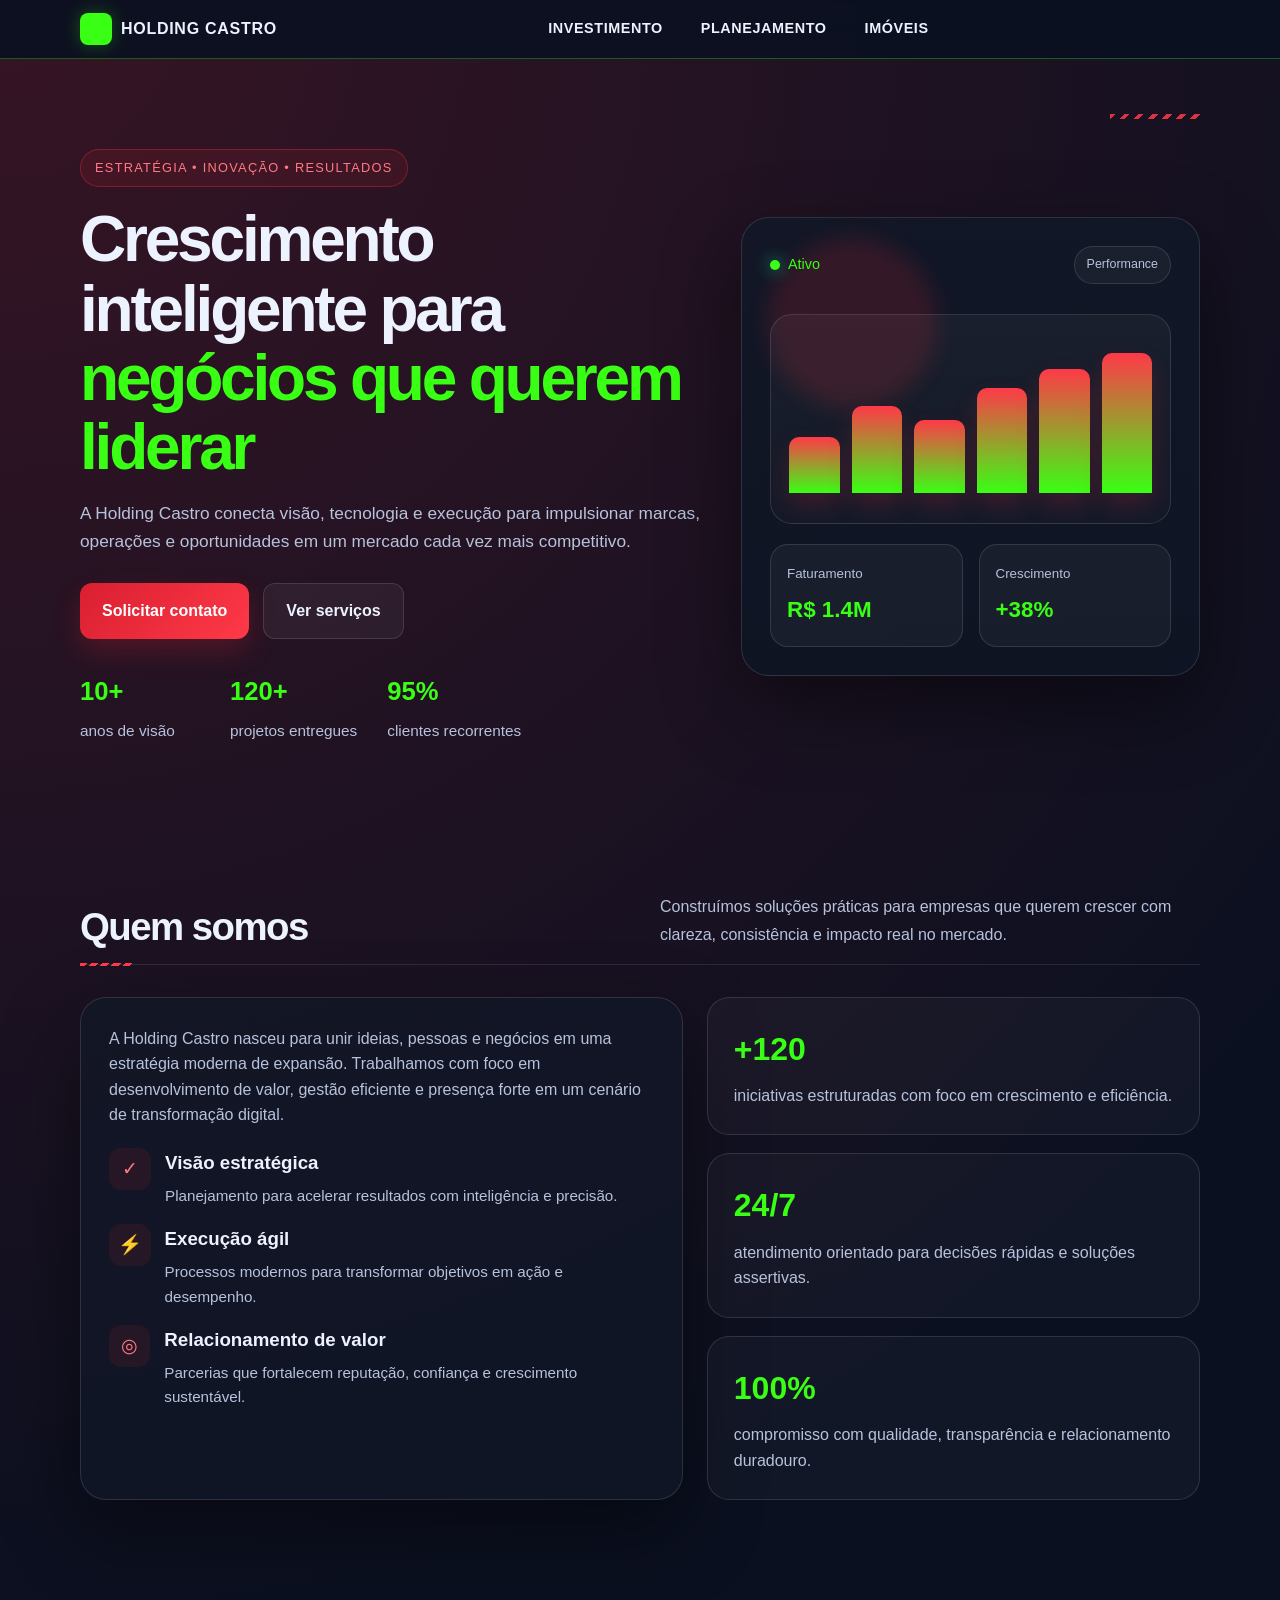
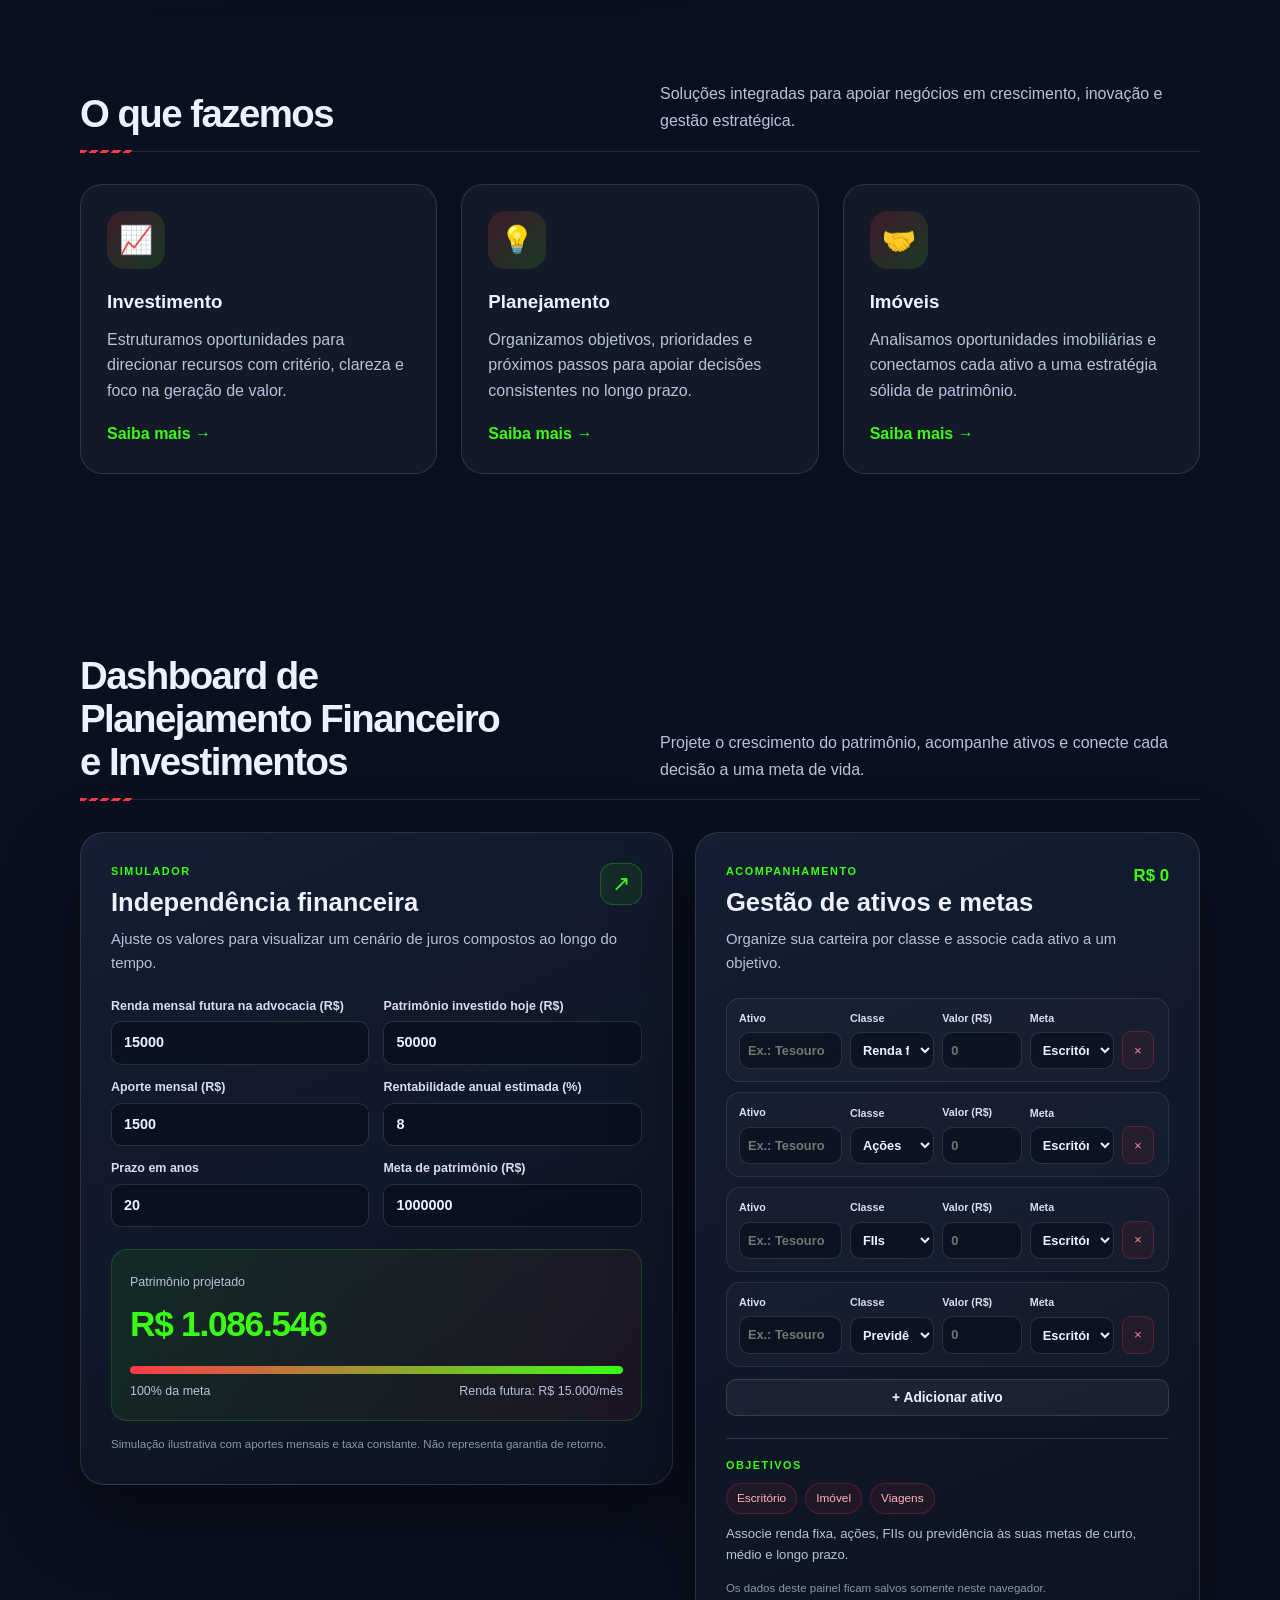
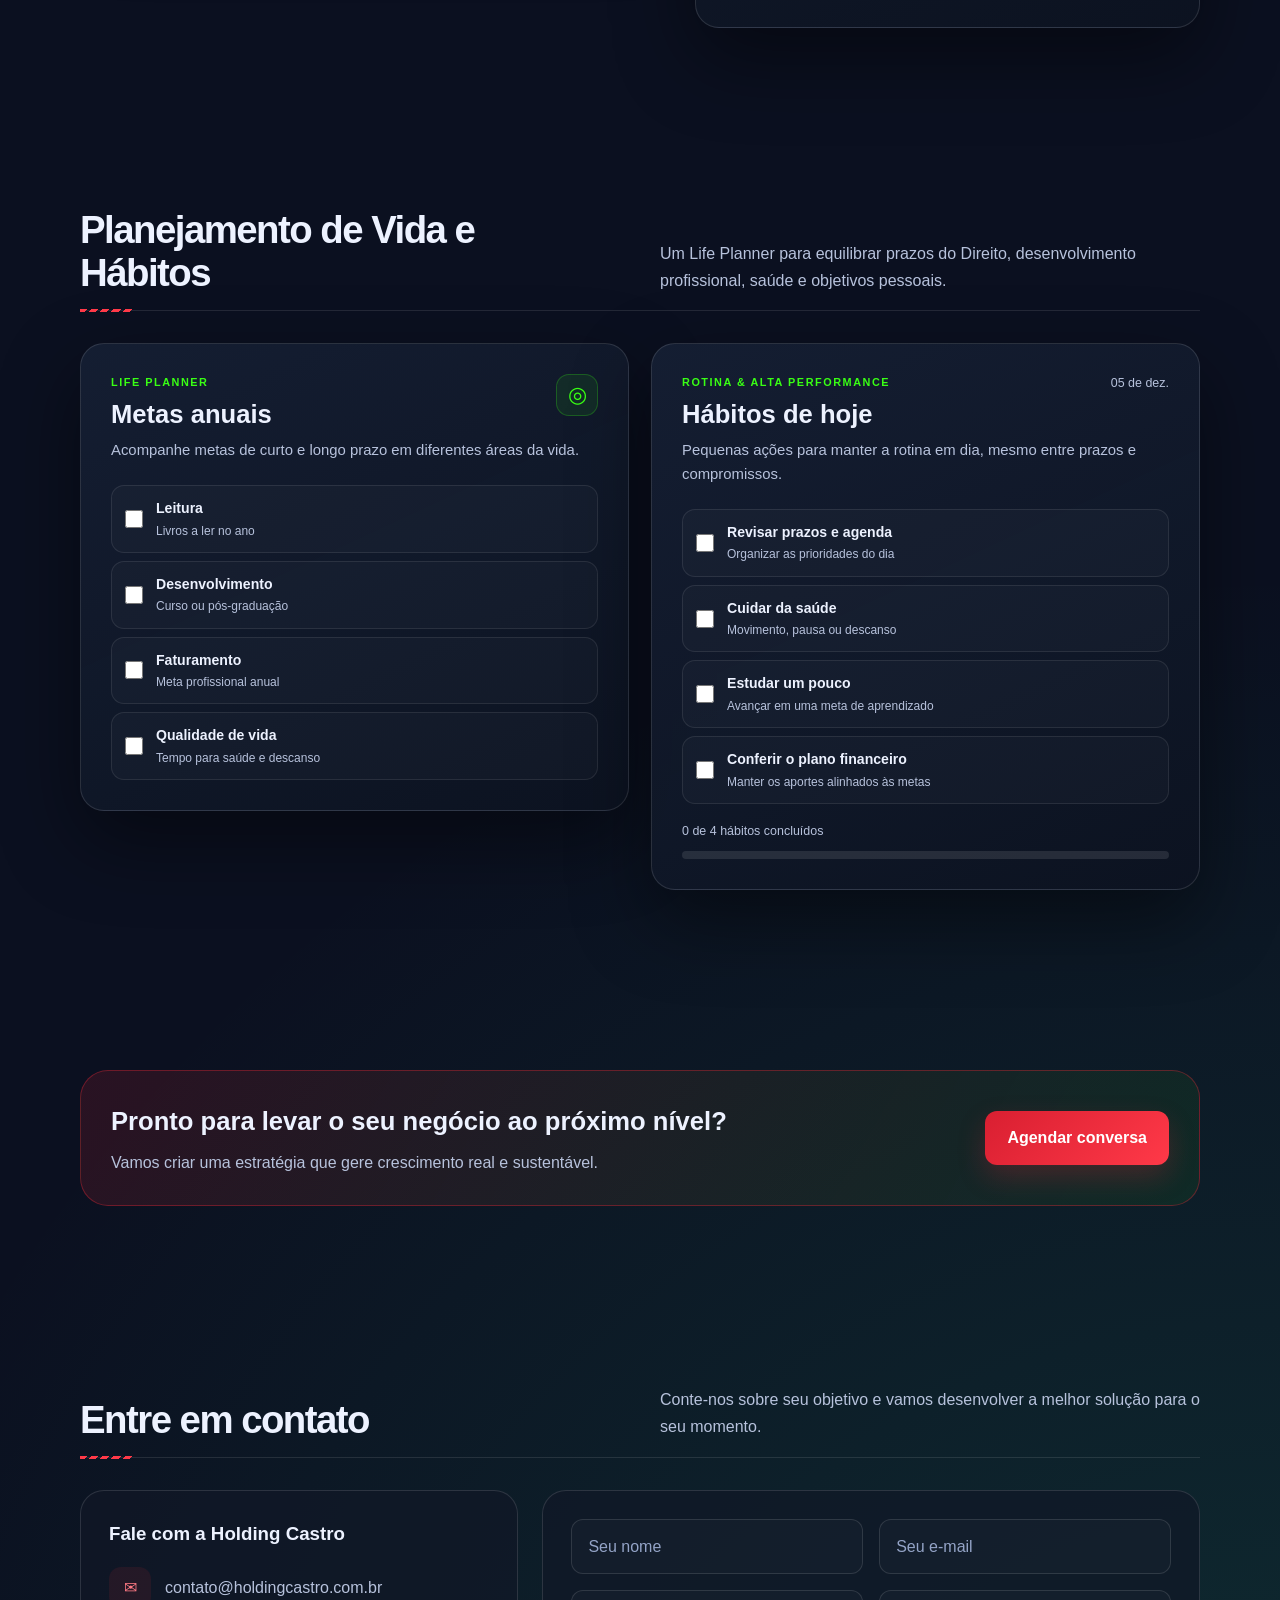
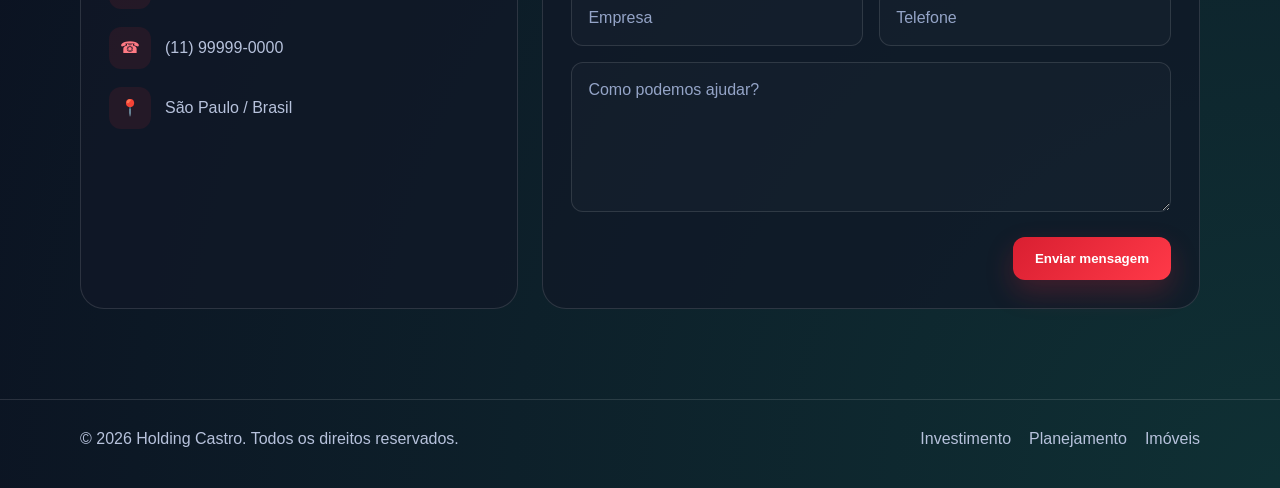
<file: HOLDING CASTRO/index.html>
<!DOCTYPE html>
<html lang="pt-BR">
  <head>
    <meta charset="UTF-8" />
    <meta name="viewport" content="width=device-width, initial-scale=1.0" />
    <meta
      name="description"
      content="Holding Castro — soluções estratégicas, tecnologia e crescimento para negócios modernos."
    />
    <title>Holding Castro | Soluções estratégicas</title>
    <link rel="stylesheet" href="styles.css" />
  </head>
  <body>
    <header>
      <div class="container navbar">
        <a href="#home" class="brand" aria-label="Página inicial da Holding Castro">
          <span class="brand-mark">H</span>
          <span>Holding Castro</span>
        </a>

        <nav class="nav-links" aria-label="Menu principal">
          <a href="#investimento">Investimento</a>
          <a href="#planejamento">Planejamento</a>
          <a href="#imoveis">Imóveis</a>
        </nav>

        <div class="nav-actions">
          <a href="#contato" class="btn btn-secondary">Fale conosco</a>
          <button class="menu-toggle" aria-label="Abrir menu" aria-expanded="false">☰</button>
        </div>
      </div>
    </header>

    <main>
      <section id="home" class="hero">
        <div class="container hero-grid">
          <div class="hero-copy">
            <span class="eyebrow">Estratégia • Inovação • Resultados</span>
            <h1>
              Crescimento inteligente para<br />
              <span class="highlight">negócios que querem liderar</span>
            </h1>
            <p>
              A Holding Castro conecta visão, tecnologia e execução para
              impulsionar marcas, operações e oportunidades em um mercado cada
              vez mais competitivo.
            </p>

            <div class="hero-actions">
              <a href="#contato" class="btn btn-primary">Solicitar contato</a>
              <a href="#servicos" class="btn btn-secondary">Ver serviços</a>
            </div>

            <div class="hero-metrics" aria-label="Estatísticas da Holding Castro">
              <div class="metric">
                <strong>10+</strong>
                <span>anos de visão</span>
              </div>
              <div class="metric">
                <strong>120+</strong>
                <span>projetos entregues</span>
              </div>
              <div class="metric">
                <strong>95%</strong>
                <span>clientes recorrentes</span>
              </div>
            </div>
          </div>

          <div class="hero-visual" aria-label="Dashboard visual ilustrativo">
            <div class="card-showcase">
              <div class="card-header">
                <div class="status">
                  <span class="status-dot"></span>
                  <span>Ativo</span>
                </div>
                <span class="mini-chip">Performance</span>
              </div>

              <div class="dashboard">
                <div class="chart-box">
                  <div class="chart-bars" aria-hidden="true">
                    <span class="bar-1"></span>
                    <span class="bar-2"></span>
                    <span class="bar-3"></span>
                    <span class="bar-4"></span>
                    <span class="bar-5"></span>
                    <span class="bar-6"></span>
                  </div>
                </div>

                <div class="grid-cards">
                  <div class="info-card">
                    <small>Faturamento</small>
                    <strong>R$ 1.4M</strong>
                  </div>
                  <div class="info-card">
                    <small>Crescimento</small>
                    <strong>+38%</strong>
                  </div>
                </div>
              </div>
            </div>
          </div>
        </div>
      </section>

      <section id="sobre">
        <div class="container">
          <div class="section-head">
            <h2>Quem somos</h2>
            <p>
              Construímos soluções práticas para empresas que querem crescer com
              clareza, consistência e impacto real no mercado.
            </p>
          </div>

          <div class="about-grid">
            <div class="about-panel">
              <p>
                A Holding Castro nasceu para unir ideias, pessoas e negócios em
                uma estratégia moderna de expansão. Trabalhamos com foco em
                desenvolvimento de valor, gestão eficiente e presença forte em um
                cenário de transformação digital.
              </p>

              <div class="feature-list">
                <div class="feature-item">
                  <div class="feature-icon">✓</div>
                  <div>
                    <h3>Visão estratégica</h3>
                    <p>Planejamento para acelerar resultados com inteligência e precisão.</p>
                  </div>
                </div>

                <div class="feature-item">
                  <div class="feature-icon">⚡</div>
                  <div>
                    <h3>Execução ágil</h3>
                    <p>Processos modernos para transformar objetivos em ação e desempenho.</p>
                  </div>
                </div>

                <div class="feature-item">
                  <div class="feature-icon">◎</div>
                  <div>
                    <h3>Relacionamento de valor</h3>
                    <p>Parcerias que fortalecem reputação, confiança e crescimento sustentável.</p>
                  </div>
                </div>
              </div>
            </div>

            <div class="about-stack">
              <div class="stack-card">
                <strong>+120</strong>
                <span>iniciativas estruturadas com foco em crescimento e eficiência.</span>
              </div>
              <div class="stack-card">
                <strong>24/7</strong>
                <span>atendimento orientado para decisões rápidas e soluções assertivas.</span>
              </div>
              <div class="stack-card">
                <strong>100%</strong>
                <span>compromisso com qualidade, transparência e relacionamento duradouro.</span>
              </div>
            </div>
          </div>
        </div>
      </section>

      <section id="servicos">
        <div class="container">
          <div class="section-head">
            <h2>O que fazemos</h2>
            <p>
              Soluções integradas para apoiar negócios em crescimento, inovação e
              gestão estratégica.
            </p>
          </div>

          <div class="services-grid">
            <article class="service-card">
              <div class="service-icon">📈</div>
              <h3>Investimento</h3>
              <p>
                Estruturamos oportunidades para direcionar recursos com critério,
                clareza e foco na geração de valor.
              </p>
              <a href="#contato">Saiba mais →</a>
            </article>

            <article class="service-card">
              <div class="service-icon">💡</div>
              <h3>Planejamento</h3>
              <p>
                Organizamos objetivos, prioridades e próximos passos para apoiar
                decisões consistentes no longo prazo.
              </p>
              <a href="#contato">Saiba mais →</a>
            </article>

            <article class="service-card" id="imoveis">
              <div class="service-icon">🤝</div>
              <h3>Imóveis</h3>
              <p>
                Analisamos oportunidades imobiliárias e conectamos cada ativo a uma
                estratégia sólida de patrimônio.
              </p>
              <a href="#contato">Saiba mais →</a>
            </article>
          </div>
        </div>
      </section>

      <section id="investimento" class="planner-section">
        <div class="container">
          <div class="section-head">
            <h2>Dashboard de Planejamento Financeiro e Investimentos</h2>
            <p>Projete o crescimento do patrimônio, acompanhe ativos e conecte cada decisão a uma meta de vida.</p>
          </div>

          <div class="finance-grid">
            <div class="planner-card simulator-card">
              <div class="planner-card-heading">
                <div>
                  <span class="card-kicker">SIMULADOR</span>
                  <h3>Independência financeira</h3>
                </div>
                <span class="planner-symbol" aria-hidden="true">↗</span>
              </div>
              <p class="card-description">Ajuste os valores para visualizar um cenário de juros compostos ao longo do tempo.</p>

              <div class="simulator-fields">
                <label>Renda mensal futura na advocacia (R$)
                  <input id="law-income" type="number" min="0" step="500" value="15000" inputmode="decimal">
                </label>
                <label>Patrimônio investido hoje (R$)
                  <input id="current-capital" type="number" min="0" step="1000" value="50000" inputmode="decimal">
                </label>
                <label>Aporte mensal (R$)
                  <input id="monthly-contribution" type="number" min="0" step="100" value="1500" inputmode="decimal">
                </label>
                <label>Rentabilidade anual estimada (%)
                  <input id="annual-return" type="number" min="0" max="100" step="0.1" value="8" inputmode="decimal">
                </label>
                <label>Prazo em anos
                  <input id="investment-years" type="number" min="1" max="80" step="1" value="20" inputmode="numeric">
                </label>
                <label>Meta de patrimônio (R$)
                  <input id="target-assets" type="number" min="0" step="10000" value="1000000" inputmode="decimal">
                </label>
              </div>

              <div class="projection-result" aria-live="polite">
                <div>
                  <span class="result-label">Patrimônio projetado</span>
                  <strong id="projected-wealth">R$ 0</strong>
                </div>
                <div class="progress-track" role="progressbar" aria-label="Progresso em relação à meta patrimonial" aria-valuemin="0" aria-valuemax="100" aria-valuenow="0">
                  <span id="wealth-progress"></span>
                </div>
                <div class="projection-meta">
                  <span id="wealth-progress-label">0% da meta</span>
                  <span id="projection-summary">Renda futura: R$ 0/mês</span>
                </div>
              </div>
              <p class="fine-print">Simulação ilustrativa com aportes mensais e taxa constante. Não representa garantia de retorno.</p>
            </div>

            <div class="planner-card assets-card">
              <div class="planner-card-heading">
                <div>
                  <span class="card-kicker">ACOMPANHAMENTO</span>
                  <h3>Gestão de ativos e metas</h3>
                </div>
                <span class="asset-total" id="asset-total">R$ 0</span>
              </div>
              <p class="card-description">Organize sua carteira por classe e associe cada ativo a um objetivo.</p>
              <div class="asset-list" id="asset-list" aria-live="polite"></div>
              <button type="button" class="btn btn-secondary add-asset" id="add-asset">+ Adicionar ativo</button>
              <div class="goal-strip">
                <span class="card-kicker">OBJETIVOS</span>
                <div class="goal-tags">
                  <span>Escritório</span><span>Imóvel</span><span>Viagens</span>
                </div>
                <p>Associe renda fixa, ações, FIIs ou previdência às suas metas de curto, médio e longo prazo.</p>
              </div>
              <p class="fine-print">Os dados deste painel ficam salvos somente neste navegador.</p>
            </div>
          </div>
        </div>
      </section>

      <section id="planejamento" class="planner-section life-section">
        <div class="container">
          <div class="section-head">
            <h2>Planejamento de Vida e Hábitos</h2>
            <p>Um Life Planner para equilibrar prazos do Direito, desenvolvimento profissional, saúde e objetivos pessoais.</p>
          </div>

          <div class="life-grid">
            <div class="planner-card goals-card">
              <div class="planner-card-heading">
                <div>
                  <span class="card-kicker">LIFE PLANNER</span>
                  <h3>Metas anuais</h3>
                </div>
                <span class="planner-symbol" aria-hidden="true">◎</span>
              </div>
              <p class="card-description">Acompanhe metas de curto e longo prazo em diferentes áreas da vida.</p>
              <div class="check-list" id="goal-checklist">
                <label class="check-row"><input type="checkbox" data-planner-check="books"><span><strong>Leitura</strong><small>Livros a ler no ano</small></span></label>
                <label class="check-row"><input type="checkbox" data-planner-check="postgrad"><span><strong>Desenvolvimento</strong><small>Curso ou pós-graduação</small></span></label>
                <label class="check-row"><input type="checkbox" data-planner-check="revenue"><span><strong>Faturamento</strong><small>Meta profissional anual</small></span></label>
                <label class="check-row"><input type="checkbox" data-planner-check="wellbeing"><span><strong>Qualidade de vida</strong><small>Tempo para saúde e descanso</small></span></label>
              </div>
            </div>

            <div class="planner-card habits-card">
              <div class="planner-card-heading">
                <div>
                  <span class="card-kicker">ROTINA &amp; ALTA PERFORMANCE</span>
                  <h3>Hábitos de hoje</h3>
                </div>
                <span class="habit-date" id="habit-date"></span>
              </div>
              <p class="card-description">Pequenas ações para manter a rotina em dia, mesmo entre prazos e compromissos.</p>
              <div class="check-list" id="habit-checklist">
                <label class="check-row"><input type="checkbox" data-habit-check="deadlines"><span><strong>Revisar prazos e agenda</strong><small>Organizar as prioridades do dia</small></span></label>
                <label class="check-row"><input type="checkbox" data-habit-check="health"><span><strong>Cuidar da saúde</strong><small>Movimento, pausa ou descanso</small></span></label>
                <label class="check-row"><input type="checkbox" data-habit-check="learning"><span><strong>Estudar um pouco</strong><small>Avançar em uma meta de aprendizado</small></span></label>
                <label class="check-row"><input type="checkbox" data-habit-check="investments"><span><strong>Conferir o plano financeiro</strong><small>Manter os aportes alinhados às metas</small></span></label>
              </div>
              <div class="habit-progress"><span id="habit-progress-label">0 de 4 hábitos concluídos</span><div class="progress-track"><span id="habit-progress"></span></div></div>
            </div>
          </div>
        </div>
      </section>

      <section>
        <div class="container">
          <div class="cta-banner">
            <div>
              <h3>Pronto para levar o seu negócio ao próximo nível?</h3>
              <p>Vamos criar uma estratégia que gere crescimento real e sustentável.</p>
            </div>
            <a href="#contato" class="btn btn-primary">Agendar conversa</a>
          </div>
        </div>
      </section>

      <section id="contato">
        <div class="container">
          <div class="section-head">
            <h2>Entre em contato</h2>
            <p>
              Conte-nos sobre seu objetivo e vamos desenvolver a melhor solução para o seu momento.
            </p>
          </div>

          <div class="contact-grid">
            <div class="contact-card">
              <h3>Fale com a Holding Castro</h3>
              <div class="contact-list">
                <div class="contact-item">
                  <div class="icon">✉</div>
                  <span>contato@holdingcastro.com.br</span>
                </div>
                <div class="contact-item">
                  <div class="icon">☎</div>
                  <span>(11) 99999-0000</span>
                </div>
                <div class="contact-item">
                  <div class="icon">📍</div>
                  <span>São Paulo / Brasil</span>
                </div>
              </div>
            </div>

            <div class="contact-form">
              <form>
                <div class="form-row">
                  <input type="text" placeholder="Seu nome" aria-label="Seu nome" required />
                  <input type="email" placeholder="Seu e-mail" aria-label="Seu e-mail" required />
                </div>
                <div class="form-row">
                  <input type="text" placeholder="Empresa" aria-label="Empresa" />
                  <input type="tel" placeholder="Telefone" aria-label="Telefone" />
                </div>
                <textarea placeholder="Como podemos ajudar?" aria-label="Como podemos ajudar?" required></textarea>
                <div class="form-actions">
                  <button type="submit" class="btn btn-primary">Enviar mensagem</button>
                </div>
              </form>
            </div>
          </div>
        </div>
      </section>
    </main>

    <footer>
      <div class="container footer-row">
        <p>© <span id="year"></span> Holding Castro. Todos os direitos reservados.</p>
        <div class="footer-links">
          <a href="#investimento">Investimento</a>
          <a href="#planejamento">Planejamento</a>
          <a href="#imoveis">Imóveis</a>
        </div>
      </div>
    </footer>

    <script src="script.js" defer></script>
  </body>
</html>
</file>
<file: HOLDING CASTRO/styles.css>
:root {
  --bg: #0b1020;
  --bg-soft: #111a2d;
  --panel: rgba(17, 24, 39, 0.72);
  --panel-strong: #151f33;
  --card: rgba(255, 255, 255, 0.04);
  --text: #edf2ff;
  --muted: #b7c2dc;
  --primary: #e32636;
  --primary-strong: #ff3948;
  --accent: #39ff14;
  --border: rgba(255, 255, 255, 0.12);
  --shadow: 0 30px 80px rgba(0, 0, 0, 0.45);
}

* {
  box-sizing: border-box;
  margin: 0;
  padding: 0;
}

html {
  scroll-behavior: smooth;
}

body {
  font-family: "FerrariSans", "Segoe UI", Tahoma, Geneva, Verdana, sans-serif;
  background:
    radial-gradient(circle at top left, rgba(227, 38, 54, 0.2), transparent 30%),
    radial-gradient(circle at bottom right, rgba(39, 232, 167, 0.15), transparent 28%),
    var(--bg);
  color: var(--text);
  line-height: 1.6;
}

a {
  color: inherit;
  text-decoration: none;
}

img {
  max-width: 100%;
  display: block;
}

.container {
  width: min(1120px, calc(100% - 32px));
  margin: 0 auto;
}

header {
  position: sticky;
  top: 0;
  z-index: 20;
  backdrop-filter: blur(14px);
  background: rgba(11, 16, 32, 0.75);
  border-bottom: 1px solid var(--border);
}

.navbar {
  display: flex;
  align-items: center;
  justify-content: space-between;
  min-height: 76px;
}

.brand {
  display: flex;
  align-items: center;
  gap: 12px;
  font-weight: 700;
  letter-spacing: 0.08em;
  text-transform: uppercase;
}

.brand-mark {
  width: 42px;
  height: 42px;
  display: grid;
  place-items: center;
  border-radius: 12px;
  background: linear-gradient(135deg, var(--primary), var(--accent));
  color: white;
  font-size: 1.2rem;
  box-shadow: 0 14px 30px rgba(227, 38, 54, 0.32);
}

.nav-links {
  display: flex;
  align-items: center;
  gap: 30px;
  color: var(--muted);
}

.nav-links a {
  transition: color 0.2s ease;
}

.nav-links a:hover {
  color: var(--text);
}

.nav-actions {
  display: flex;
  align-items: center;
  gap: 14px;
}

.btn {
  display: inline-flex;
  align-items: center;
  justify-content: center;
  border: none;
  border-radius: 12px;
  padding: 14px 22px;
  font-weight: 700;
  cursor: pointer;
  transition: transform 0.2s ease, box-shadow 0.2s ease, background 0.2s ease;
}

.btn:hover {
  transform: translateY(-2px);
}

.btn-primary {
  background: linear-gradient(135deg, var(--primary), var(--primary-strong));
  color: white;
  box-shadow: 0 18px 30px rgba(227, 38, 54, 0.3);
}

.btn-secondary {
  background: rgba(255, 255, 255, 0.05);
  color: var(--text);
  border: 1px solid var(--border);
}

.menu-toggle {
  display: none;
  background: transparent;
  border: 1px solid var(--border);
  color: var(--text);
  width: 42px;
  height: 42px;
  border-radius: 10px;
  font-size: 1.2rem;
  cursor: pointer;
}

.hero {
  padding: 90px 0 60px;
}

.hero-grid {
  display: grid;
  grid-template-columns: 1.15fr 0.85fr;
  gap: 40px;
  align-items: center;
}

.eyebrow {
  display: inline-block;
  padding: 8px 14px;
  border: 1px solid rgba(227, 38, 54, 0.4);
  border-radius: 999px;
  background: rgba(227, 38, 54, 0.08);
  color: #ffb5bb;
  font-size: 0.8rem;
  letter-spacing: 0.1em;
  text-transform: uppercase;
  margin-bottom: 18px;
}

h1 {
  font-size: clamp(2.5rem, 5vw, 5rem);
  line-height: 1.08;
  letter-spacing: -0.05em;
  margin-bottom: 18px;
}

h1 .highlight {
  background: linear-gradient(135deg, var(--accent), #b4ff9f);
  -webkit-background-clip: text;
  background-clip: text;
  color: transparent;
}

.hero-copy p {
  color: var(--muted);
  font-size: 1.08rem;
  max-width: 620px;
  margin-bottom: 28px;
}

.hero-actions {
  display: flex;
  flex-wrap: wrap;
  gap: 14px;
  margin-bottom: 32px;
}

.hero-metrics {
  display: flex;
  flex-wrap: wrap;
  gap: 30px;
}

.metric {
  min-width: 120px;
}

.metric strong {
  display: block;
  font-size: clamp(1.5rem, 2vw, 2rem);
  margin-bottom: 6px;
}

.metric span {
  color: var(--muted);
  font-size: 0.96rem;
}

.hero-visual {
  position: relative;
}

.card-showcase {
  position: relative;
  background: linear-gradient(180deg, rgba(17, 24, 39, 0.9), rgba(15, 21, 36, 0.95));
  border: 1px solid var(--border);
  border-radius: 28px;
  padding: 28px;
  box-shadow: var(--shadow);
}

.card-showcase::before {
  content: "";
  position: absolute;
  inset: 20px auto auto 25px;
  width: 170px;
  height: 170px;
  border-radius: 50%;
  background: rgba(227, 38, 54, 0.16);
  filter: blur(10px);
}

.card-header {
  display: flex;
  justify-content: space-between;
  align-items: center;
  margin-bottom: 30px;
  position: relative;
  z-index: 1;
}

.status {
  display: inline-flex;
  align-items: center;
  gap: 8px;
  color: var(--accent);
  font-size: 0.9rem;
}

.status-dot {
  width: 10px;
  height: 10px;
  border-radius: 50%;
  background: var(--accent);
  box-shadow: 0 0 16px rgba(39, 232, 167, 0.8);
}

.mini-chip {
  padding: 8px 12px;
  border-radius: 999px;
  background: rgba(255, 255, 255, 0.04);
  border: 1px solid var(--border);
  color: var(--muted);
  font-size: 0.78rem;
}

.dashboard {
  position: relative;
  z-index: 1;
}

.chart-box {
  min-height: 210px;
  padding: 18px;
  border-radius: 22px;
  background: linear-gradient(180deg, rgba(255, 255, 255, 0.04), rgba(255, 255, 255, 0.02));
  border: 1px solid var(--border);
}

.chart-bars {
  height: 160px;
  display: flex;
  align-items: flex-end;
  gap: 12px;
  padding-top: 20px;
}

.chart-bars span {
  flex: 1;
  border-radius: 10px 10px 0 0;
  background: linear-gradient(180deg, var(--primary-strong), var(--accent));
  box-shadow: 0 12px 25px rgba(227, 38, 54, 0.2);
}

.bar-1 { height: 40%; }
.bar-2 { height: 62%; }
.bar-3 { height: 52%; }
.bar-4 { height: 75%; }
.bar-5 { height: 88%; }
.bar-6 { height: 100%; }

.grid-cards {
  display: grid;
  grid-template-columns: repeat(2, minmax(0, 1fr));
  gap: 16px;
  margin-top: 20px;
}

.info-card {
  padding: 18px 16px;
  border-radius: 18px;
  background: rgba(255, 255, 255, 0.04);
  border: 1px solid var(--border);
}

.info-card small {
  display: block;
  color: var(--muted);
  margin-bottom: 8px;
}

.info-card strong {
  font-size: 1.4rem;
}

section {
  padding: 90px 0;
}

.section-head {
  display: flex;
  justify-content: space-between;
  align-items: end;
  gap: 20px;
  margin-bottom: 32px;
}

.section-head h2 {
  font-size: clamp(2rem, 3vw, 3rem);
  letter-spacing: -0.04em;
}

.section-head p {
  color: var(--muted);
  max-width: 540px;
}

.about-grid,
.services-grid,
.contact-grid {
  display: grid;
  gap: 24px;
}

.about-grid {
  grid-template-columns: 1.1fr 0.9fr;
}

.about-panel {
  background: var(--panel);
  border: 1px solid var(--border);
  border-radius: 26px;
  padding: 28px;
  box-shadow: var(--shadow);
}

.about-panel p {
  color: var(--muted);
  margin-bottom: 20px;
}

.feature-list {
  display: grid;
  gap: 16px;
}

.feature-item {
  display: flex;
  gap: 14px;
  align-items: flex-start;
}

.feature-icon {
  width: 42px;
  height: 42px;
  border-radius: 12px;
  display: grid;
  place-items: center;
  background: rgba(227, 38, 54, 0.14);
  color: #ffb5bb;
  font-size: 1.2rem;
}

.feature-item h3 {
  margin-bottom: 6px;
}

.feature-item p {
  margin: 0;
  font-size: 0.95rem;
}

.about-stack {
  display: grid;
  gap: 18px;
}

.stack-card {
  padding: 26px;
  border-radius: 22px;
  background: rgba(255, 255, 255, 0.03);
  border: 1px solid var(--border);
}

.stack-card strong {
  display: block;
  font-size: 2rem;
  margin-bottom: 8px;
}

.stack-card span {
  color: var(--muted);
}

.services-grid {
  grid-template-columns: repeat(3, minmax(0, 1fr));
}

.service-card {
  background: var(--card);
  border: 1px solid var(--border);
  border-radius: 22px;
  padding: 26px;
  transition: transform 0.2s ease, border-color 0.2s ease;
}

.service-card:hover {
  transform: translateY(-6px);
  border-color: rgba(227, 38, 54, 0.5);
}

.service-icon {
  width: 58px;
  height: 58px;
  margin-bottom: 18px;
  display: grid;
  place-items: center;
  border-radius: 18px;
  background: linear-gradient(135deg, rgba(227, 38, 54, 0.2), rgba(57, 255, 20, 0.14));
  font-size: 1.7rem;
}

.service-card h3 {
  margin-bottom: 10px;
}

.service-card p {
  color: var(--muted);
  margin-bottom: 18px;
}

.service-card a {
  color: #ffb5bb;
  font-weight: 600;
}

.cta-banner {
  padding: 30px;
  border-radius: 28px;
  background: linear-gradient(135deg, rgba(227, 38, 54, 0.14), rgba(57, 255, 20, 0.06));
  border: 1px solid rgba(227, 38, 54, 0.3);
  display: flex;
  align-items: center;
  justify-content: space-between;
  gap: 24px;
}

.cta-banner h3 {
  font-size: clamp(1.6rem, 2vw, 2.4rem);
  margin-bottom: 8px;
}

.cta-banner p {
  color: var(--muted);
}

.contact-grid {
  grid-template-columns: 0.8fr 1.2fr;
}

.contact-card,
.contact-form {
  background: var(--panel);
  border: 1px solid var(--border);
  border-radius: 24px;
  padding: 28px;
}

.contact-list {
  display: grid;
  gap: 18px;
  margin-top: 18px;
}

.contact-item {
  display: flex;
  align-items: center;
  gap: 14px;
  color: var(--muted);
}

.contact-item .icon {
  width: 42px;
  height: 42px;
  border-radius: 12px;
  display: grid;
  place-items: center;
  background: rgba(227, 38, 54, 0.12);
  color: var(--text);
}

.form-row {
  display: grid;
  grid-template-columns: repeat(2, minmax(0, 1fr));
  gap: 16px;
  margin-bottom: 16px;
}

form input,
form textarea {
  width: 100%;
  padding: 14px 16px;
  border: 1px solid var(--border);
  border-radius: 12px;
  background: rgba(255, 255, 255, 0.02);
  color: var(--text);
  font: inherit;
}

form input::placeholder,
form textarea::placeholder {
  color: #94a4c7;
}

form textarea {
  min-height: 150px;
  resize: vertical;
}

.form-actions {
  display: flex;
  justify-content: flex-end;
  margin-top: 18px;
}

footer {
  border-top: 1px solid var(--border);
  padding: 26px 0 36px;
  color: var(--muted);
}

.footer-row {
  display: flex;
  justify-content: space-between;
  align-items: center;
  gap: 18px;
}

.footer-links {
  display: flex;
  gap: 18px;
}

@media (max-width: 900px) {
  .hero-grid,
  .about-grid,
  .contact-grid {
    grid-template-columns: 1fr;
  }

  .services-grid {
    grid-template-columns: 1fr;
  }

  .section-head,
  .cta-banner,
  .footer-row {
    flex-direction: column;
    align-items: flex-start;
  }
}

@media (max-width: 760px) {
  .menu-toggle {
    display: inline-grid;
    place-items: center;
  }

  .nav-links {
    position: absolute;
    left: 16px;
    right: 16px;
    top: 76px;
    display: none;
    flex-direction: column;
    background: rgba(11, 16, 32, 0.96);
    border: 1px solid var(--border);
    border-radius: 18px;
    padding: 18px 14px;
    box-shadow: var(--shadow);
  }

  .nav-links.open {
    display: flex;
  }

  .nav-actions .btn-secondary {
    display: none;
  }

  .hero {
    padding-top: 60px;
  }

  .hero-actions {
    flex-direction: column;
    align-items: stretch;
  }

  .btn {
    width: 100%;
  }

  .form-row {
    grid-template-columns: 1fr;
  }
}

/* Identidade visual Castro */
header {
  background: rgba(11, 16, 32, 0.94);
  border-bottom: 1px solid rgba(57, 255, 20, 0.32);
}

.navbar {
  min-height: 58px;
}

.brand {
  gap: 9px;
  letter-spacing: 0.045em;
}

.brand-mark {
  width: 32px;
  height: 32px;
  border-radius: 8px;
  background: var(--accent);
  color: #071006;
  box-shadow: 0 0 18px rgba(57, 255, 20, 0.28);
}

.nav-links {
  gap: clamp(18px, 3vw, 38px);
  color: var(--text);
  font-size: 0.9rem;
  font-weight: 600;
  letter-spacing: 0.04em;
  text-transform: uppercase;
}

.nav-links a:hover,
.nav-links a:focus-visible {
  color: var(--accent);
}

.nav-actions .btn-secondary {
  display: none;
}

.hero {
  position: relative;
  overflow: hidden;
}

.hero::after {
  content: "";
  position: absolute;
  top: 55px;
  right: max(4vw, calc((100vw - 1120px) / 2));
  width: 90px;
  height: 5px;
  background: repeating-linear-gradient(135deg, #ff3948 0 4px, transparent 4px 10px);
  opacity: 0.85;
}

.brand-mark,
.metric strong,
.stack-card strong,
.info-card strong,
.highlight,
.status {
  color: var(--accent);
}

h1 .highlight {
  background: none;
  -webkit-text-fill-color: var(--accent);
}

.eyebrow,
.feature-icon,
.contact-item .icon {
  border-color: rgba(227, 38, 54, 0.42);
  background-color: rgba(227, 38, 54, 0.1);
  color: #ff7a84;
}

.section-head {
  display: grid;
  grid-template-columns: minmax(220px, 0.8fr) minmax(280px, 1.2fr);
  align-items: end;
  padding-bottom: 16px;
  border-bottom: 1px solid rgba(255, 255, 255, 0.1);
  position: relative;
}

.section-head::after {
  content: "";
  position: absolute;
  bottom: -2px;
  left: 0;
  width: 54px;
  height: 3px;
  background: repeating-linear-gradient(135deg, #ff3948 0 3px, #ff3948 3px 5px, transparent 5px 8px);
}

.section-head h2 {
  line-height: 1.12;
}

.section-head p {
  justify-self: end;
  width: min(100%, 540px);
  line-height: 1.7;
}

.feature-item,
.service-card,
.contact-item {
  text-align: left;
}

.service-card {
  scroll-margin-top: 82px;
  display: flex;
  flex-direction: column;
  align-items: flex-start;
}

.service-card p {
  flex: 1;
}

.service-card a {
  color: var(--accent);
}

.service-card:hover {
  border-color: rgba(57, 255, 20, 0.5);
}

.btn-primary {
  background: linear-gradient(135deg, #d91f31, #ff3948);
  box-shadow: 0 12px 28px rgba(227, 38, 54, 0.24);
}

.cta-banner {
  background: linear-gradient(120deg, rgba(227, 38, 54, 0.14), rgba(57, 255, 20, 0.06));
  border-color: rgba(227, 38, 54, 0.38);
}

@media (max-width: 760px) {
  .navbar {
    min-height: 58px;
  }

  .nav-links {
    top: 58px;
  }

  .section-head {
    grid-template-columns: 1fr;
    align-items: start;
    gap: 10px;
  }

  .section-head p {
    justify-self: start;
  }
}

/* Painéis de planejamento financeiro e de vida */
.planner-section {
  scroll-margin-top: 72px;
}

.finance-grid,
.life-grid {
  display: grid;
  grid-template-columns: minmax(0, 1.08fr) minmax(340px, 0.92fr);
  align-items: start;
  gap: 22px;
}

.life-grid {
  grid-template-columns: repeat(2, minmax(0, 1fr));
}

.planner-card {
  min-width: 0;
  padding: clamp(20px, 3vw, 30px);
  border: 1px solid var(--border);
  border-radius: 24px;
  background: linear-gradient(155deg, rgba(21, 31, 51, 0.96), rgba(13, 19, 33, 0.92));
  box-shadow: var(--shadow);
}

.planner-card-heading {
  display: flex;
  align-items: flex-start;
  justify-content: space-between;
  gap: 16px;
  margin-bottom: 8px;
}

.planner-card h3 {
  font-size: clamp(1.25rem, 2vw, 1.65rem);
  line-height: 1.2;
}

.card-kicker {
  display: block;
  margin-bottom: 7px;
  color: var(--accent);
  font-size: 0.68rem;
  font-weight: 800;
  letter-spacing: 0.14em;
}

.planner-symbol {
  display: grid;
  flex: 0 0 42px;
  width: 42px;
  height: 42px;
  place-items: center;
  border: 1px solid rgba(57, 255, 20, 0.24);
  border-radius: 13px;
  background: rgba(57, 255, 20, 0.08);
  color: var(--accent);
  font-size: 1.35rem;
}

.card-description {
  margin: 10px 0 22px;
  color: var(--muted);
  font-size: 0.93rem;
}

.simulator-fields {
  display: grid;
  grid-template-columns: repeat(2, minmax(0, 1fr));
  gap: 14px;
}

.simulator-fields label,
.asset-row label {
  display: grid;
  gap: 7px;
  color: #d7deee;
  font-size: 0.78rem;
  font-weight: 600;
  line-height: 1.35;
}

.simulator-fields input,
.asset-row input,
.asset-row select {
  width: 100%;
  min-width: 0;
  padding: 11px 12px;
  border: 1px solid rgba(255, 255, 255, 0.13);
  border-radius: 10px;
  outline: none;
  background: rgba(5, 9, 18, 0.5);
  color: var(--text);
  font: inherit;
  font-size: 0.9rem;
}

.simulator-fields input:focus,
.asset-row input:focus,
.asset-row select:focus {
  border-color: var(--accent);
  box-shadow: 0 0 0 3px rgba(57, 255, 20, 0.1);
}

.projection-result {
  margin-top: 22px;
  padding: 18px;
  border: 1px solid rgba(57, 255, 20, 0.18);
  border-radius: 16px;
  background: linear-gradient(115deg, rgba(57, 255, 20, 0.08), rgba(227, 38, 54, 0.08));
}

.result-label,
.projection-meta {
  color: var(--muted);
  font-size: 0.78rem;
}

.projection-result strong {
  display: block;
  margin-top: 2px;
  color: var(--accent);
  font-size: clamp(1.6rem, 4vw, 2.2rem);
  letter-spacing: -0.035em;
  overflow-wrap: anywhere;
}

.progress-track {
  height: 8px;
  overflow: hidden;
  border-radius: 999px;
  background: rgba(255, 255, 255, 0.1);
}

.progress-track > span {
  display: block;
  width: 0;
  height: 100%;
  border-radius: inherit;
  background: linear-gradient(90deg, var(--primary-strong), var(--accent));
  transition: width 0.3s ease;
}

.projection-result .progress-track {
  margin: 14px 0 8px;
}

.projection-meta {
  display: flex;
  justify-content: space-between;
  gap: 12px;
  flex-wrap: wrap;
}

.fine-print {
  margin-top: 14px;
  color: #8995ae;
  font-size: 0.72rem;
}

.asset-total {
  flex: 0 0 auto;
  color: var(--accent);
  font-size: 1.05rem;
  font-weight: 750;
}

.asset-list {
  display: grid;
  gap: 10px;
}

.asset-row {
  display: grid;
  grid-template-columns: 1.1fr 0.9fr 0.85fr 0.9fr 34px;
  align-items: end;
  gap: 8px;
  padding: 12px;
  border: 1px solid rgba(255, 255, 255, 0.09);
  border-radius: 14px;
  background: rgba(255, 255, 255, 0.025);
}

.asset-row label {
  font-size: 0.67rem;
}

.asset-row input,
.asset-row select {
  padding: 9px 8px;
  font-size: 0.8rem;
}

.asset-remove {
  width: 32px;
  height: 38px;
  border: 1px solid rgba(255, 57, 72, 0.25);
  border-radius: 9px;
  background: rgba(227, 38, 54, 0.08);
  color: #ff8790;
  cursor: pointer;
}

.add-asset {
  width: 100%;
  margin-top: 12px;
  padding: 10px 14px;
  border-radius: 10px;
  font-size: 0.86rem;
}

.goal-strip {
  margin-top: 22px;
  padding-top: 18px;
  border-top: 1px solid var(--border);
}

.goal-tags {
  display: flex;
  flex-wrap: wrap;
  gap: 8px;
  margin: 9px 0;
}

.goal-tags span {
  padding: 5px 10px;
  border: 1px solid rgba(227, 38, 54, 0.3);
  border-radius: 999px;
  background: rgba(227, 38, 54, 0.08);
  color: #ffb5bb;
  font-size: 0.74rem;
}

.goal-strip p {
  color: var(--muted);
  font-size: 0.82rem;
}

.check-list {
  display: grid;
  gap: 8px;
}

.check-row {
  display: flex;
  align-items: center;
  gap: 13px;
  min-height: 62px;
  padding: 11px 13px;
  border: 1px solid rgba(255, 255, 255, 0.09);
  border-radius: 13px;
  background: rgba(255, 255, 255, 0.025);
  cursor: pointer;
}

.check-row input {
  flex: 0 0 18px;
  width: 18px;
  height: 18px;
  accent-color: var(--accent);
}

.check-row span {
  display: grid;
  gap: 2px;
}

.check-row strong {
  font-size: 0.88rem;
}

.check-row small {
  color: var(--muted);
  font-size: 0.75rem;
}

.check-row:has(input:checked) {
  border-color: rgba(57, 255, 20, 0.35);
  background: rgba(57, 255, 20, 0.055);
}

.check-row:has(input:checked) strong {
  color: var(--accent);
}

.habit-date {
  color: var(--muted);
  font-size: 0.78rem;
  text-align: right;
}

.habit-progress {
  display: grid;
  gap: 9px;
  margin-top: 18px;
  color: var(--muted);
  font-size: 0.78rem;
}

@media (max-width: 900px) {
  .finance-grid,
  .life-grid {
    grid-template-columns: 1fr;
  }
}

@media (max-width: 600px) {
  .simulator-fields {
    grid-template-columns: 1fr;
  }

  .asset-row {
    grid-template-columns: repeat(2, minmax(0, 1fr));
  }

  .asset-remove {
    grid-column: 2;
    justify-self: end;
  }

  .projection-meta {
    display: grid;
  }
}
</file>
